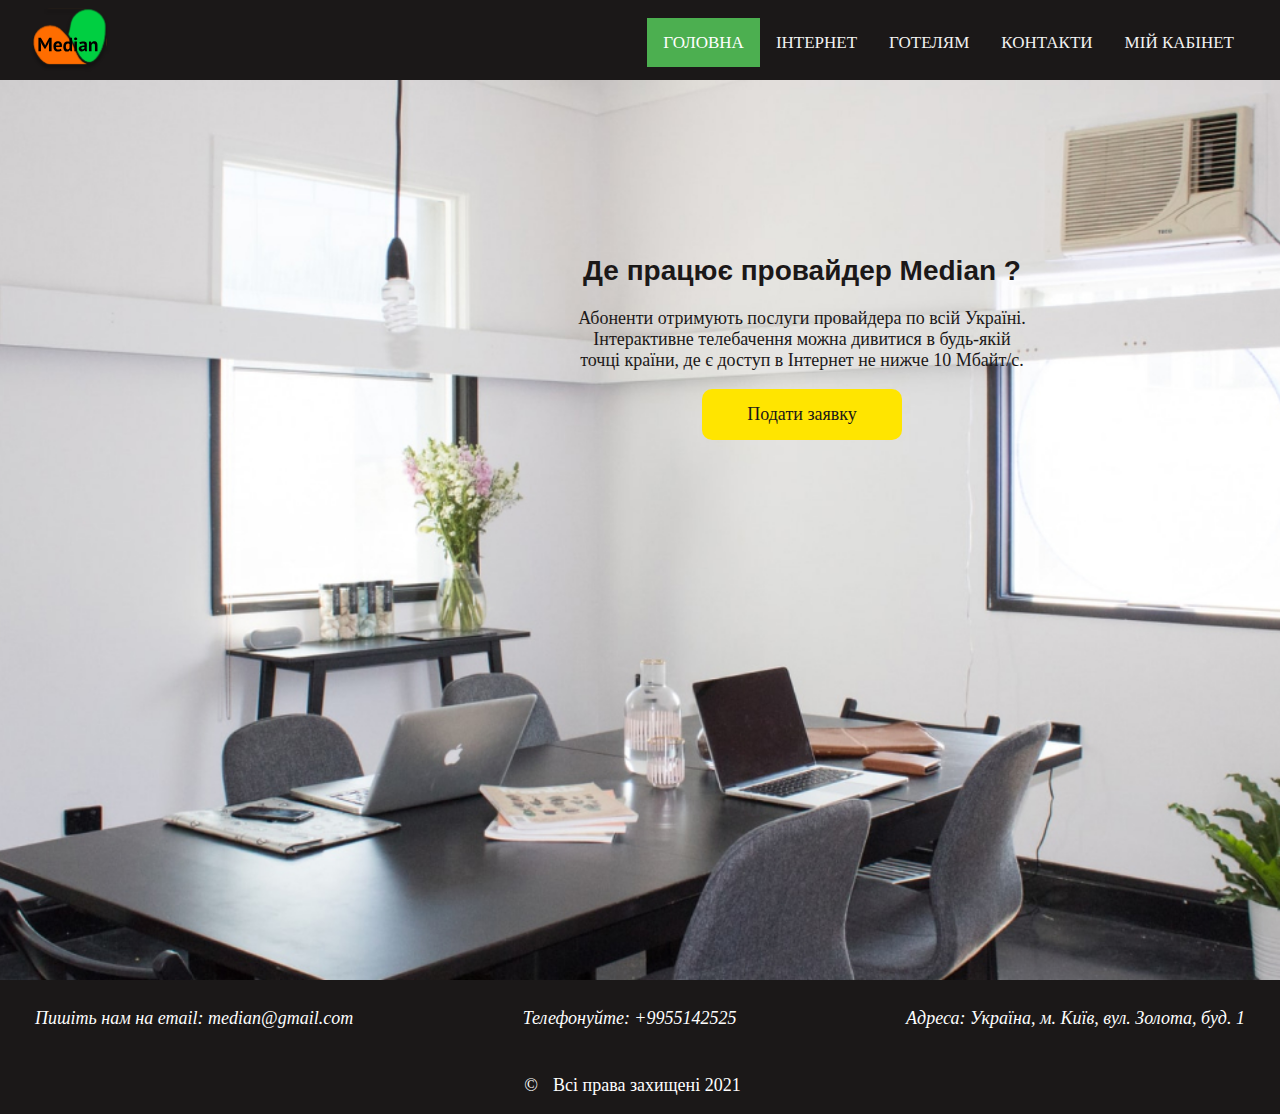
<file: index.html>
<!DOCTYPE html>
<html lang="en">

<head>
    <meta charset="UTF-8">
    <meta http-equiv="X-UA-Compatible" content="IE=edge">
    <meta name="viewport" content="width=device-width, initial-scale=1.0">
    <link rel="stylesheet" href="normalize.css">
    <link rel="stylesheet" href="css/style.css">
    <link rel="stylesheet" href="https://cdnjs.cloudflare.com/ajax/libs/font-awesome/4.7.0/css/font-awesome.min.css">
    <link rel="preconnect" href="https://fonts.gstatic.com">
    <link href="https://fonts.googleapis.com/css2?family=Fira+Sans:wght@500&family=Roboto+Condensed&display=swap" rel="stylesheet">
    <link href='https://unpkg.com/boxicons@2.0.7/css/boxicons.min.css' rel='stylesheet'>
    <title>Median</title>
</head>

<body>
    <header class="header">
        <div class="container">
            <div class="header__inner">
                <a href="index.html" class="logo">
                    <img class="logo__link" src="./image/logo.svg" alt="logo">
                </a>
                <div class="topnav" id="myTopnav">
                    <a href="index.html" class="active">Головна</a>
                    <a href="internet.html">Інтернет</a>
                    <a href="hotel.html">Готелям</a>
                    <a href="contact.html">Контакти</a>
                    <a href="contact.html">Мій кабінет</a>
                    <a href="javascript:void(0);" class="icon" onclick="myFunction()">
                        <i class="fa fa-bars"></i>
                    </a>
                </div>
            </div>
        </div>
    </header>
    <section class="top ">
        <div class="container ">
            <div class="top__inner ">
                <div class="top__heading ">
                    <div class="top__content ">
                        <h2 class="top__title ">
                            Де працює провайдер Median ?
                        </h2>
                        <p class="top__text ">
                            Абоненти отримують послуги провайдера по всій Україні. Інтерактивне телебачення можна дивитися в будь-якій точці країни, де є доступ в Інтернет не нижче 10 Мбайт/с.
                        </p>
                        <a href="# " class="btn__text ">Подати заявку</a>

                    </div>
                </div>
            </div>
        </div>
    </section>
    <footer class="footer ">
        <div class="container ">
            <address>
                <p>Пишіть нам на email: median@gmail.com</p>
                <p>Телефонуйте: +9955142525</p>
                <p>Адреса: Україна, м. Київ, вул. Золота, буд. 1</p>
            </address>
            <p class="bottom__text "> <span>&copy</span>Всі права захищені <span>2021</span></p>
        </div>
    </footer>
    <script src="./main.js "></script>

</body>

</html>
</file>
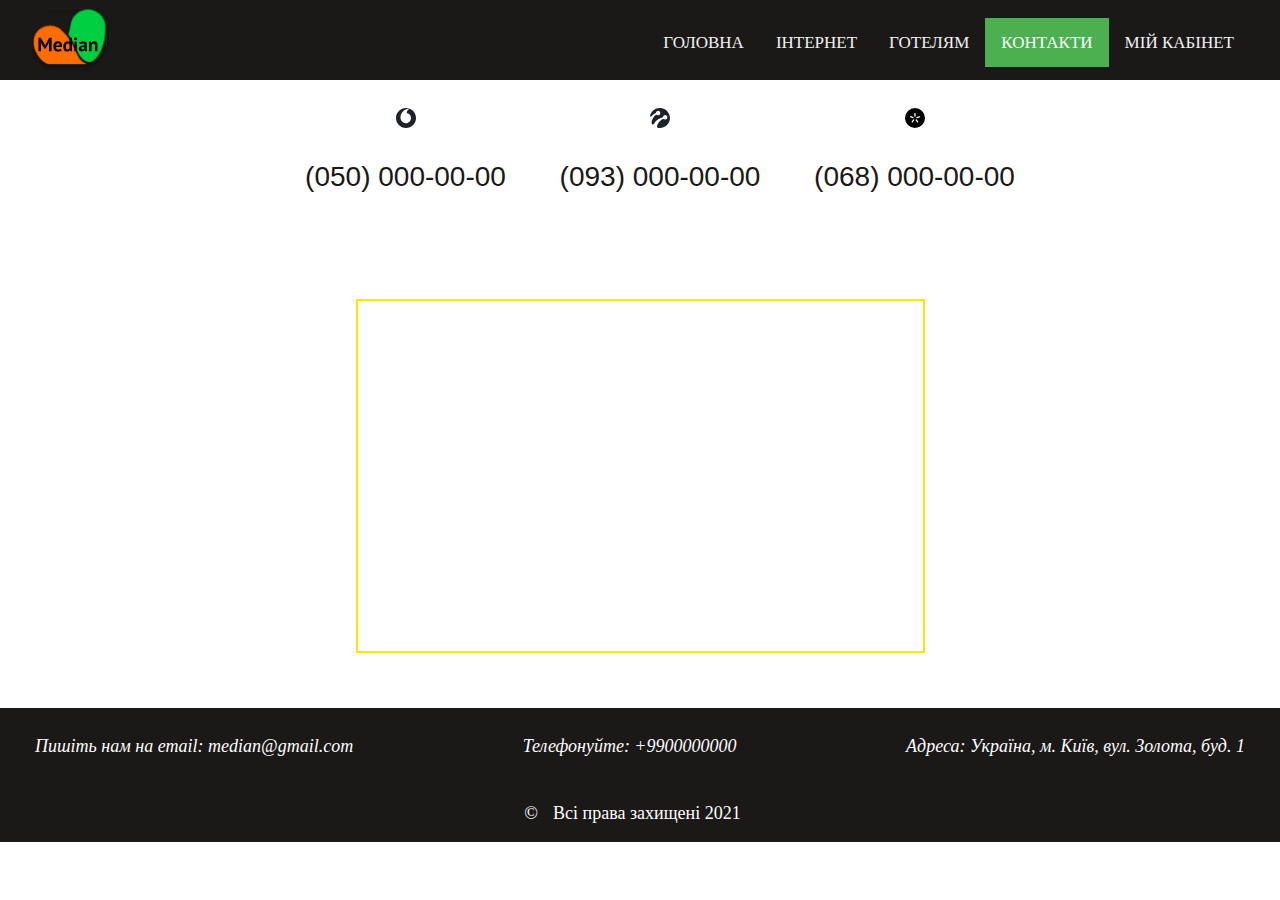
<file: contact.html>
<!DOCTYPE html>
<html lang="en">

<head>
    <meta charset="UTF-8">
    <meta http-equiv="X-UA-Compatible" content="IE=edge">
    <meta name="viewport" content="width=device-width, initial-scale=1.0">
    <link rel="stylesheet" href="normalize.css">
    <link rel="stylesheet" href="css/style.css">
    <link rel="preconnect" href="https://fonts.gstatic.com">
    <link href="https://fonts.googleapis.com/css2?family=Fira+Sans:wght@500&family=Roboto+Condensed&display=swap" rel="stylesheet">
    <link href='https://unpkg.com/boxicons@2.0.7/css/boxicons.min.css' rel='stylesheet'>
    <title>Median</title>
</head>

<body>
    <header class="header">
        <div class="container">
            <div class="header__inner">
                <a href="index.html" class="logo">
                    <img class="logo__link" src="./image/logo.svg" alt="logo">
                </a>
                <div class="topnav" id="myTopnav">
                    <a href="index.html">Головна</a>
                    <a href="internet.html">Інтернет</a>
                    <a href="hotel.html">Готелям</a>
                    <a href="contact.html" class="active">Контакти</a>
                    <a href="contact.html">Мій кабінет</a>
                    <a href="javascript:void(0);" class="icon" onclick="myFunction()">
                        <i class="fa fa-bars"></i>
                    </a>
                </div>
            </div>
        </div>
    </header>
    <div class="contact">
        <div class="container">
            <div class="contact__inner">
                <div class="contact__col">
                    <ul class="contact__phone">
                        <li>
                            <a href="tel:+380500000000" class="contact__phone-mtc"><img src="image/2.svg" alt="mtc">
                                <p class="contact__number">(050) 000-00-00</p>
                            </a>
                        </li>
                    </ul>
                </div>
            </div>
            <div class="contact__inner">
                <div class="contact__col">
                    <ul class="contact__phone">
                        <li>
                            <a href="tel:+380930000000" class="contact__phonel"><img src="image/3.svg" alt="lifecell">
                                <p class="contact__number">(093) 000-00-00</p>
                            </a>
                        </li>
                    </ul>
                </div>
            </div>
            <div class="contact__inner">
                <div class="contact__col">
                    <ul class="contact__phone">
                        <li>
                            <a href="tel:+380680000000" class="contact__phonek"><img src="image/4.svg" alt="kievstar">
                                <p class="contact__number">(068) 000-00-00</p>
                            </a>
                        </li>
                    </ul>
                </div>
            </div>
        </div>
    </div>
    </div>
    <div class="map">
        <div class="container">
            <div class="map__img">
                <iframe src="https://www.google.com/maps/embed?pb=!1m18!1m12!1m3!1d2539.746580781134!2d30.586425215731825!3d50.46444357947725!2m3!1f0!2f0!3f0!3m2!1i1024!2i768!4f13.1!3m3!1m2!1s0x40d4cfdede885a09%3A0x7090dc33ad02c81c!2z0LLRg9C70LjRhtGPINCX0L7Qu9C-0YLQsCwgMSwg0JrQuNGX0LIsIDAyMDAw!5e0!3m2!1suk!2sua!4v1620751443724!5m2!1suk!2sua"
                    width="50%" height="350" style="border: 2px solid #FFE500; " allowfullscreen="" loading="lazy"></iframe>
            </div>
        </div>
    </div>
    <footer class="footer">
        <div class="container">
            <address>
                <p>Пишіть нам на email: median@gmail.com</p>
                <p>Телефонуйте: +9900000000</p>
                <p>Адреса: Україна, м. Київ, вул. Золота, буд. 1</p>
            </address>
            <p class="bottom__text"> <span>&copy</span>Всі права захищені <span>2021</span></p>
        </div>
    </footer>
    <script src="http://fb.me/react-js-fiddle-integration.js"></script>
    <script src="./main.js "></script>
</body>

</html>
</file>
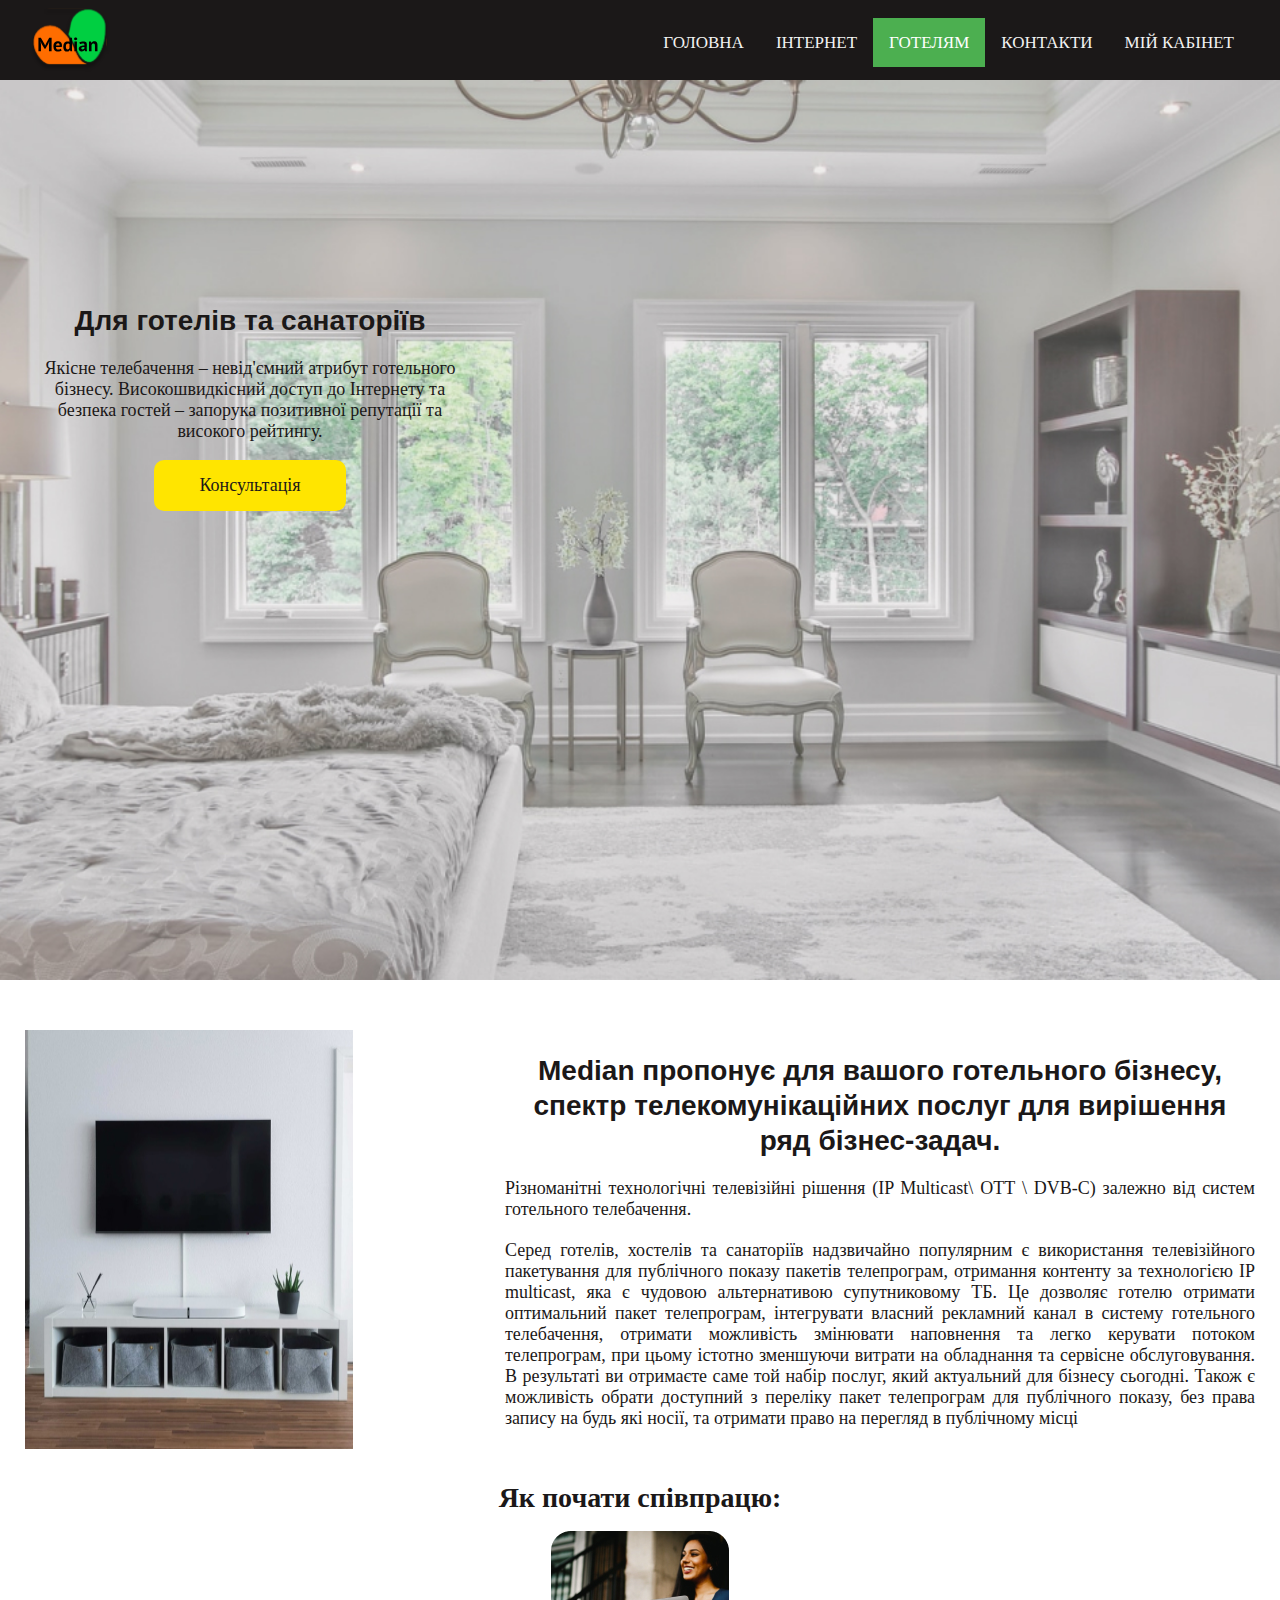
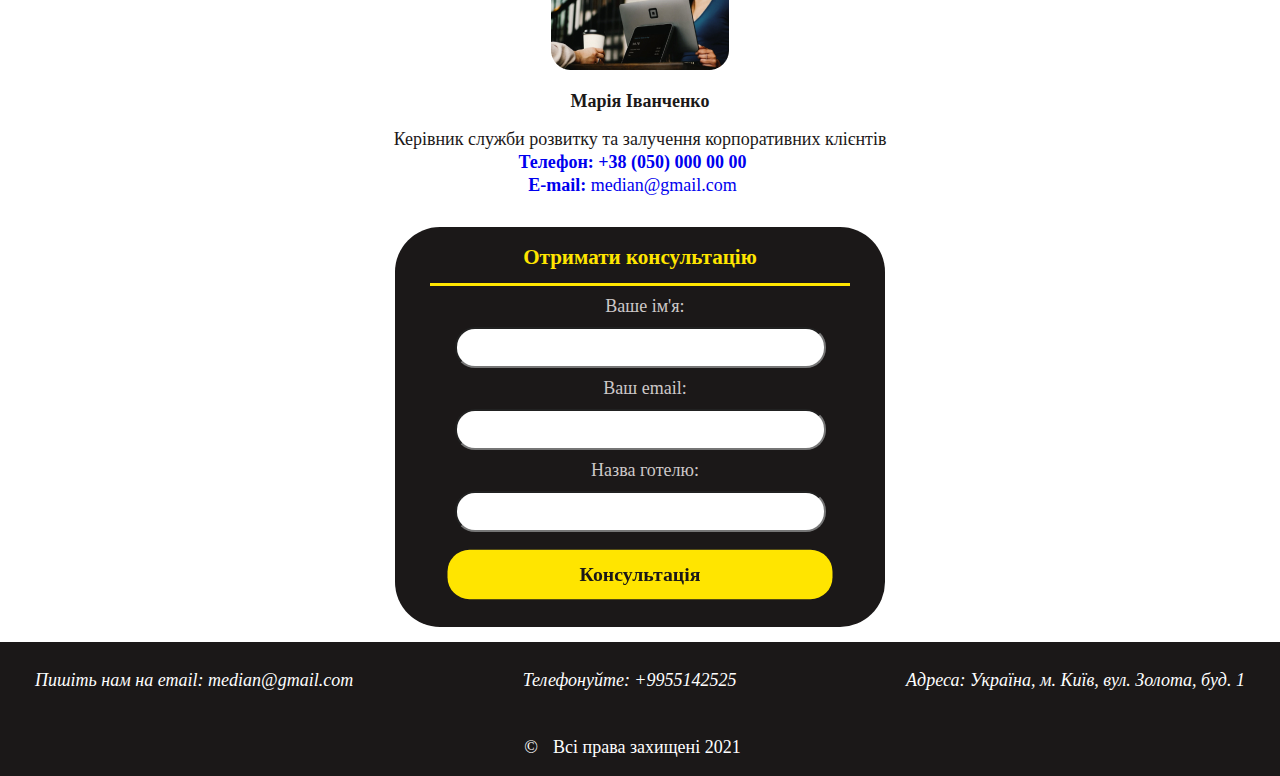
<file: hotel.html>
<!DOCTYPE html>
<html lang="en">

<head>
    <meta charset="UTF-8">
    <meta http-equiv="X-UA-Compatible" content="IE=edge">
    <meta name="viewport" content="width=device-width, initial-scale=1.0">
    <link rel="stylesheet" href="normalize.css">
    <link rel="stylesheet" href="css/style.css">
    <link rel="preconnect" href="https://fonts.gstatic.com">
    <link href="https://fonts.googleapis.com/css2?family=Fira+Sans:wght@500&family=Roboto+Condensed&display=swap" rel="stylesheet">
    <link href='https://unpkg.com/boxicons@2.0.7/css/boxicons.min.css' rel='stylesheet'>
    <title>Median</title>
</head>

<body>
    <header class="header">
        <div class="container">
            <div class="header__inner">
                <a href="index.html" class="logo">
                    <img class="logo__link" src="./image/logo.svg" alt="logo">
                </a>
                <div class="topnav" id="myTopnav">
                    <a href="index.html">Головна</a>
                    <a href="internet.html">Інтернет</a>
                    <a href="hotel.html" class="active">Готелям</a>
                    <a href="contact.html">Контакти</a>
                    <a href="contact.html">Мій кабінет</a>
                    <a href="javascript:void(0);" class="icon" onclick="myFunction()">
                        <i class="fa fa-bars"></i>
                    </a>
                </div>
            </div>
        </div>
    </header>
    <section class="stock">
        <div class="container">
            <div class="stock__inner">
                <div class="stock__heading">
                    <div class="stock__content">
                        <h2 class="stock__title">
                            Для готелів та санаторіїв
                        </h2>
                        <p class="stock__text">
                            Якісне телебачення – невід'ємний атрибут готельного бізнесу. Високошвидкісний доступ до Інтернету та безпека гостей – запорука позитивної репутації та високого рейтингу.
                        </p>
                        <a href="#" class="btn__text">Консультація</a>
                    </div>
                </div>
            </div>
        </div>
    </section>
    <section class="desc">
        <div class="container">
            <div class="desc__item">
                <img src="./image/desc.jpg" alt="desc">
                <div class="desc__item-content">
                    <h2 class="desc__item-title top__title">
                        Median пропонує для вашого готельного бізнесу, спектр телекомунікаційних послуг для вирішення ряд бізнес-задач.
                    </h2>
                    <p class="desc__item-text1">
                        Різноманітні технологічні телевізійні рішення (IP Multicast\ ОТТ \ DVB-C) залежно від систем готельного телебачення.
                    </p>
                    <p class="desc__item-text2">
                        Серед готелів, хостелів та санаторіїв надзвичайно популярним є використання телевізійного пакетування для публічного показу пакетів телепрограм, отримання контенту за технологією ІР multicast, яка є чудовою альтернативою супутниковому ТБ. Це дозволяє
                        готелю отримати оптимальний пакет телепрограм, інтегрувати власний рекламний канал в систему готельного телебачення, отримати можливість змінювати наповнення та легко керувати потоком телепрограм, при цьому істотно зменшуючи витрати
                        на обладнання та сервісне обслуговування. В результаті ви отримаєте саме той набір послуг, який актуальний для бізнесу сьогодні. Також є можливість обрати доступний з переліку пакет телепрограм для публічного показу, без права
                        запису на будь які носії, та отримати право на перегляд в публічному місці
                    </p>
                </div>
            </div>
        </div>
    </section>
    <section class="manager">
        <div class="container">
            <div class="manager__title"><strong>Як почати співпрацю:</strong></div>
            <div class="manager__item">
                <img src="./image/manager.jpg" alt="direction_internet">
            </div>
            <div class="manager__persname">
                Марія Іванченко
            </div>
            <div class="manager__descr" field="descr">Керівник служби розвитку та залучення корпоративних клієнтів
            </div>
            <div class="manager__phone"><a href="tel:+380500000000" field="text"><span><strong>Телефон: +38
                            (050) 000 00 00</strong></a>
                <div class="manager__email">
                    <a href="mailto:median@gmail.com"><span><strong>E-mail:</strong>
                            median@gmail.com</span></a>
                </div>
            </div>

        </div>
    </section>
    <form action="#" method="post" enctype="multipart/form-data">
        <div class="container">
            <div class="form__inner">
                <h3 class="advice">Отримати консультацію</h3>
                <div class="group">
                    <label for="">Ваше ім'я:</label>
                    <input type="text" name="username">
                </div>
                <div class="group">
                    <label for="">Ваш email:</label>
                    <input type="email" name="useremail">
                </div>
                <div class="group">
                    <label for="">Назва готелю:</label>
                    <input type="text" name="userhotel">
                </div>
                <div class="group">
                    <div><input class="button__text" type="submit" value="Консультація">
                    </div>
                </div>
            </div>
        </div>
    </form>
    <footer class="footer">
        <div class="container">
            <address>
                <p>Пишіть нам на email: median@gmail.com</p>
                <p>Телефонуйте: +9955142525</p>
                <p>Адреса: Україна, м. Київ, вул. Золота, буд. 1</p>
            </address>
            <p class="bottom__text"> <span>&copy</span>Всі права захищені <span>2021</span></p>
        </div>
    </footer>
    <script src="http://fb.me/react-js-fiddle-integration.js"></script>
    <script src="./main.js "></script>
</body>

</html>
</file>
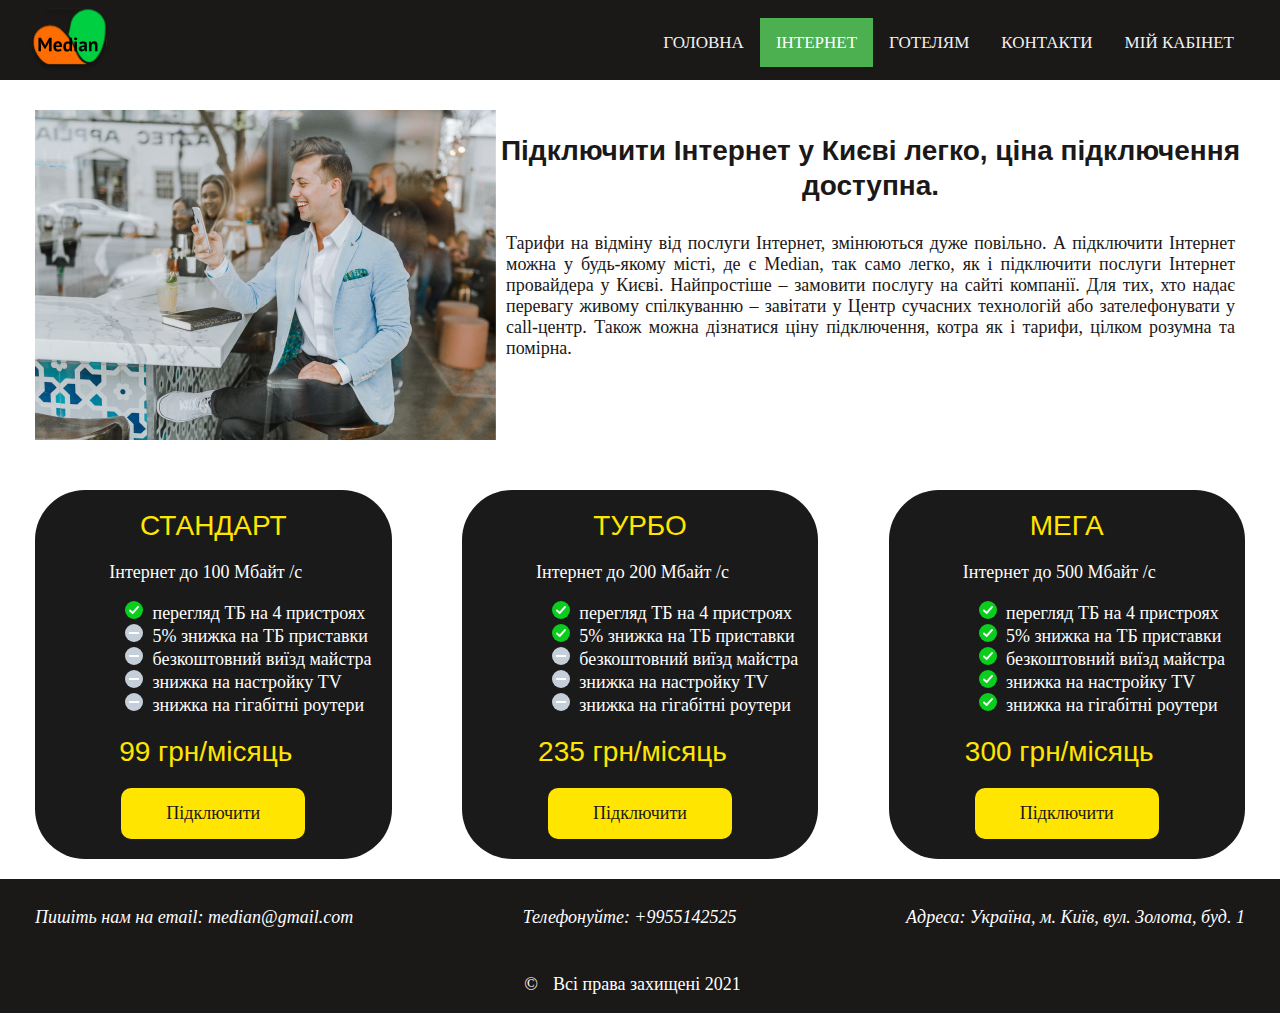
<file: internet.html>
<!DOCTYPE html>
<html lang="en">

<head>
    <meta charset="UTF-8">
    <meta http-equiv="X-UA-Compatible" content="IE=edge">
    <meta name="viewport" content="width=device-width, initial-scale=1.0">
    <link rel="stylesheet" href="normalize.css">
    <link rel="stylesheet" href="css/style.css">
    <link rel="preconnect" href="https://fonts.gstatic.com">
    <link href="https://fonts.googleapis.com/css2?family=Fira+Sans:wght@500&family=Roboto+Condensed&display=swap" rel="stylesheet">
    <link href='https://unpkg.com/boxicons@2.0.7/css/boxicons.min.css' rel='stylesheet'>
    <title>Median</title>
</head>

<body>
    <header class="header">
        <div class="container">
            <div class="header__inner">
                <a href="#" class="logo">
                    <img class="logo__link" src="./image/logo.svg" alt="logo"></a>
                <div class="topnav" id="myTopnav">
                    <a href="index.html">Головна</a>
                    <a href="internet.html" class="active">Інтернет</a>
                    <a href="hotel.html">Готелям</a>
                    <a href="contact.html">Контакти</a>
                    <a href="contact.html">Мій кабінет</a>
                    <a href="javascript:void(0);" class="icon" onclick="myFunction()">
                        <i class="fa fa-bars"></i>
                    </a>
                </div>
            </div>
        </div>
    </header>
    <section class="direction">
        <div class="container">
            <div class="direction__item">
                <img src="./image/direction_internet 1.png" alt="direction_internet">

                <div class="direction__item-content">
                    <h2 class="direction__item-title top__title">
                        Підключити Інтернет у Києві легко, ціна підключення доступна.
                    </h2>
                    <p class="direction__item-text">
                        Тарифи на відміну від послуги Інтернет, змінюються дуже повільно. А підключити Інтернет можна у будь-якому місті, де є Median, так само легко, як і підключити послуги Інтернет провайдера у Києві. Найпростіше – замовити послугу на сайті компанії. Для тих,
                        хто надає перевагу живому спілкуванню – завітати у Центр сучасних технологій або зателефонувати у call-центр. Також можна дізнатися ціну підключення, котра як і тарифи, цілком розумна та помірна.
                    </p>
                </div>
            </div>
        </div>
    </section>
    <section class="price">
        <div class="container">
            <div class="price__items">
                <div class="price__item">
                    <div class="price__item-title">
                        Стандарт
                    </div>
                    <div class="price__item-subtitle">
                        Інтернет до 100 Мбайт <span>/с</span>
                    </div>
                    <ul class="price__item-list">
                        <li><i class="icon-done"></i> перегляд ТБ на 4 пристроях </li>
                        <li><i class="icon-none"></i> 5% знижка на ТБ приставки</li>
                        <li><i class="icon-none"></i> безкоштовний виїзд майстра</li>
                        <li><i class="icon-none"></i> знижка на настройку TV</li>
                        <li><i class="icon-none"></i> знижка на гігабітні роутери</li>
                    </ul>
                    <div class="price__item-number">
                        99 грн<span>/місяць</span>
                    </div>
                    <a href="#" class="price__item-btn">Підключити
                    </a>
                </div>

                <div class="price__item">
                    <div class="price__item-title">
                        Турбо
                    </div>
                    <div class="price__item-subtitle">
                        Інтернет до 200 Мбайт <span>/с</span>
                    </div>
                    <ul class="price__item-list">
                        <li><i class="icon-done"></i> перегляд ТБ на 4 пристроях </li>
                        <li><i class="icon-done"></i> 5% знижка на ТБ приставки</li>
                        <li><i class="icon-none"></i> безкоштовний виїзд майстра</li>
                        <li><i class="icon-none"></i> знижка на настройку TV</li>
                        </li>
                        <li><i class="icon-none"></i> знижка на гігабітні роутери</li>
                    </ul>
                    <div class="price__item-number">
                        235 грн<span>/місяць</span>
                    </div>
                    <a href="#" class="price__item-btn">Підключити</a>
                </div>
                <div class="price__item">
                    <div class="price__item-title">
                        Мега
                    </div>
                    <div class="price__item-subtitle">
                        Інтернет до 500 Мбайт <span>/с</span>
                    </div>
                    <ul class="price__item-list">
                        <li><i class="icon-done"></i> перегляд ТБ на 4 пристроях </li>
                        <li><i class="icon-done"></i> 5% знижка на ТБ приставки</li>
                        <li><i class="icon-done"></i> безкоштовний виїзд майстра</li>
                        <li><i class="icon-done"></i> знижка на настройку TV</li>
                        <li><i class="icon-done"></i> знижка на гігабітні роутери</li>
                    </ul>
                    <div class="price__item-number">
                        300 грн<span>/місяць</span>
                    </div>
                    <a href="#" class="price__item-btn">Підключити</a>
                </div>
            </div>

        </div>
    </section>
    <footer class="footer">
        <div class="container">
            <address>
                <p>Пишіть нам на email: median@gmail.com</p>
                <p>Телефонуйте: +9955142525</p>
                <p>Адреса: Україна, м. Київ, вул. Золота, буд. 1</p>
            </address>
            <p class="bottom__text"> <span>&copy</span>Всі права захищені <span>2021</span></p>
        </div>
    </footer>
    <script src="http://fb.me/react-js-fiddle-integration.js"></script>
    <script src="./main.js "></script>
</body>

</html>
</file>
<file: css/style.css>
* {
    text-decoration: none;
}

body {
    box-sizing: border-box;
}

a {
    display: inline-block;
}

li {
    list-style-type: none;
}

.container {
    max-width: 1230px;
    padding: 0 15px;
    margin: 0 auto;
    position: relative;
    text-align: center;
}

body {
    font-family: 'Roboto Condensed' sans-serif;
    font-weight: 400;
    font-size: 18px;
    line-height: 21px;
    color: #1B1818;
}


/*......Header.......*/

.topnav {
    overflow: hidden;
}

.topnav a {
    float: left;
    display: block;
    color: #f2f2f2;
    text-align: center;
    padding: 14px 16px;
    text-decoration: none;
    font-size: 17px;
    text-transform: uppercase;
}

.topnav a:hover {
    background-color: #ddd;
    color: black;
}

.topnav a.active {
    background-color: #4CAF50;
    color: white;
}

.topnav .icon {
    display: none;
}

.header {
    background: #1B1818;
    z-index: 10;
    height: 80px;
    width: 100%;
}

.header__inner {
    display: flex;
    justify-content: space-between;
    align-items: center;
    padding: 5px;
}

.logo__link {
    position: relative;
    z-index: 5;
    width: 80px;
    height: 70px;
}

.menu__icon {
    display: none;
}

.menu__list {
    display: flex;
}

.menu__item {
    margin: 0 15px;
}

.bx,
.bx-user {
    margin-right: 7px;
    color: #fefefe;
}

.menu__list-link {
    text-transform: uppercase;
    color: #fefefe;
    font-size: 18px;
    line-height: 21px;
    padding-bottom: 5px;
    transition: all .5s;
    border-bottom: 1px solid transparent;
}

.menu__list-link:hover {
    border-bottom: 1px solid #fefefe;
}

.top {
    background: url(../image/background.jpg);
    height: 100vh;
    background-position: top;
    background-size: cover;
    background-repeat: no-repeat;
}

.top__inner,
.stock__inner {
    display: flex;
}

.top__heading {
    max-width: 450px;
    margin-right: 70px;
    position: absolute;
    top: 15%;
    left: 45%;
}

.top__content {
    padding-top: 150px;
    padding-bottom: 180px;
}

.top__title,
.direction__item-title,
.stock__title,
.desc__item-title {
    color: #1B1818;
    font-family: 'Fira', sans-serif;
    font-weight: 500px;
    font-size: 28px;
    line-height: 35px;
    text-align: center;
    margin-bottom: 20px;
}

.btn__text {
    background: #FFE500;
    color: #1B1818;
    font-size: 18px;
    line-height: 21px;
    padding: 15px 45px;
    border-radius: 10px;
}

.btn__text:hover {
    text-decoration: none;
    color: #1B1818;
    background: #EFC52E;
    border-radius: 10px;
    transition: all .5s;
}


/*.......Direction.......*/

.direction {
    padding: 30px 20px 30px;
}

.direction__item {
    display: flex;
    justify-content: space-between;
}

.direction__item-content {
    max-width: 750px;
}

.direction__item-text {
    text-align: justify;
    padding: 10px;
}


/*.......Price.......*/

.price {
    margin: 20px 20px 20px;
}

.price__items {
    display: flex;
    justify-content: space-between;
    height: 100%;
}

.price__item {
    max-width: 350px;
    max-height: 350px;
    background: #1A1A1A;
    padding: 20px;
    overflow: hidden;
    border-radius: 50px;
}

.price__item-title {
    margin-bottom: 20px;
    text-transform: uppercase;
    color: #FFE500;
    font-family: 'Fira', sans-serif;
    font-weight: 500px;
    font-size: 28px;
    line-height: 32px;
    text-align: center;
}

.price__item-subtitle {
    color: #fefefe;
}

.price__item-list {
    color: #fefefe;
    margin-bottom: 10px;
}

.price__item-number {
    color: #FFE500;
    font-family: 'Fira', sans-serif;
    font-size: 28px;
    line-height: 32px;
    text-align: center;
    padding: 10px;
    margin-bottom: 10px;
}

.icon-done:before {
    content: url(../image/icon-done.svg);
    padding-right: 5px;
}

.icon-none:before {
    content: url(../image/i_none.svg);
    padding-right: 5px;
}

.price__item-list li {
    color: #fefefe;
    padding-left: 30px;
    text-align: justify;
}

.price__item-btn {
    background: #FFE500;
    color: #1B1818;
    font-size: 18px;
    line-height: 21px;
    padding: 15px 45px;
    border-radius: 10px;
}

.price__item-btn:hover {
    text-decoration: none;
    color: #1B1818;
    background: #EFC52E;
    border-radius: 10px;
    transition: all .5s;
}


/*.......Contact.......*/

.contact {
    padding: 10px;
}

.contact__inner {
    display: inline-block;
    top: 10px;
}

.contact__col {
    width: 250px;
    margin-bottom: 10px;
}

.contact__number {
    font-family: 'Fira', sans-serif;
    font-size: 28px;
    line-height: 32px;
    text-decoration: none;
    color: #1B1818;
}


/*.......Map.......*/

.map {
    position: relative;
    margin: 0 auto;
}

.map__img {
    padding: 50px;
}


/*.......Stock......*/

.stock {
    background: url(../image/background-2.jpg);
    height: 100vh;
    background-position: top;
    background-size: cover;
    background-repeat: no-repeat;
}

.stock__heading {
    max-width: 450px;
}

.stock__content {
    padding-top: 200px;
    padding-bottom: 180px;
}


/*......Desc......*/

.desc {
    padding: 50px 10px 30px;
}

.desc__item {
    display: flex;
    justify-content: space-between;
}

.desc__item-content {
    max-width: 750px;
}

.desc__item-text1,
.desc__item-text2 {
    margin-bottom: 20px;
    text-align: justify;
}


/*......Manager.......*/

.manager {
    display: flex;
    justify-content: space-between;
}

.manager__title {
    font-family: Fira Code;
    font-style: normal;
    font-weight: bold;
    font-size: 28px;
    line-height: 37px;
    margin-bottom: 15px;
}

.manager__persname {
    margin-bottom: 15px;
    margin-top: 15px;
    font-family: PT Sans;
    font-style: normal;
    font-weight: bold;
    font-size: 18px;
    line-height: 23px;
    color: #1B1818;
}

.manager__descr,
.manager__phone {
    font-family: PT Sans;
    font-style: normal;
    font-weight: normal;
    font-size: 18px;
    line-height: 23px;
    color: #1B1818;
}

.manager__phone {
    text-decoration: none;
    margin-bottom: 15px;
}


/*......Form......*/

form {
    position: relative;
    margin: 0 auto;
    background: #1B1818;
    max-width: 450px;
    max-height: 500px;
    padding: 20px;
    border-radius: 45px;
    margin-bottom: 15px;
    margin-top: 15px;
}

.advice {
    cursor: pointer;
    margin: 0 auto;
    padding-bottom: 15px;
    border-bottom: 3px solid #FFE500;
    color: #FFE500;
}

.group {
    margin: 10px;
}

label {
    padding-left: 10px;
    color: #CDC8C8;
}

input {
    margin-top: 10px;
    height: 35px;
    width: 350px;
    border-radius: 20px;
    padding-left: 15px;
    font-size: 18px;
    outline: none;
}

input:focus {
    transform: translateX(15px);
    width: 385px;
}

.button__text {
    cursor: pointer;
    padding: 10px;
    height: 45px;
    color: #1B1818;
    background: #FFE500;
    border: none;
}

.button__text {
    font-weight: bold;
    transform: scale(1.1);
    transition: all .5s;
}


/*.......Footer.......*/

.footer {
    position: absolute;
    width: 100%;
    background: #1B1818;
}

span {
    margin-right: 15px;
}

.bottom__text {
    color: #fefefe;
    text-align: center;
}

address {
    display: flex;
    justify-content: space-between;
    color: #fefefe;
    padding: 10px;
}


/*Large devices (desktops, 992px)*/

@media screen and (max-width: 992px) {
    .direction {
        padding: 30px 20px 30px;
    }
    .direction__item {
        display: flex;
        justify-content: space-between;
    }
    .direction__item-content {
        max-width: 750px;
    }
    .direction__item-text {
        text-align: justify;
        padding: 20px;
    }
    .price {
        margin: 20px;
    }
    .price__items {
        display: flex;
        flex-direction: column;
        height: 100%;
        padding: 25px;
    }
    .price__item {
        max-width: 350px;
        max-height: 350px;
        background: #1A1A1A;
        overflow: hidden;
        margin-bottom: 20px;
    }
    .desc {
        margin: 50px 20px 30px;
    }
    .desc__item {
        display: flex;
        justify-content: space-between;
    }
    .desc__item-content {
        max-width: 500px;
    }
    .desc__item-text1,
    .desc__item-text2 {
        margin-bottom: 20px;
        text-align: justify;
    }
}


/* Medium devices (tablets, 768px)*/

@media screen and (max-width: 768px) {
    .direction {
        padding: 35px;
    }
    .direction__item {
        display: flex;
        flex-direction: column;
        height: 90%;
    }
    .direction__item-content {
        max-width: 700px;
    }
    .price {
        padding-left: 45px;
        padding-right: 45px;
        margin-top: 10px;
    }
    .price__items {
        display: flex;
        flex-direction: column;
        height: 100%;
    }
    .price__item {
        max-width: 450px;
        max-height: 450px;
        background: #1A1A1A;
        overflow: hidden;
        margin-top: 20px;
    }
    .stock {
        background: url(../image/background-2.jpg);
        height: 100vh;
        background-position: left top;
        background-size: cover;
        background-repeat: no-repeat;
    }
    .desc {
        margin: 50px 20px 30px;
    }
    .desc__item {
        display: flex;
        flex-direction: column;
        width: 75%;
        height: 50%;
        margin: 0 auto;
        left: 0;
    }
    .desc__item-content {
        max-width: 600px;
    }
    .desc__item-text1,
    .desc__item-text2 {
        margin-bottom: 20px;
        text-align: justify;
    }
}

@media screen and (max-width: 768px) {
    .topnav a:not(:first-child) {
        display: none;
    }
    .topnav a.icon {
        float: right;
        display: block;
    }
}

@media screen and (max-width: 768px) {
    .topnav.responsive {
        position: relative;
        background-color: #1B1818;
    }
    .topnav.responsive .icon {
        position: absolute;
        right: 0;
        top: 0;
    }
    .topnav.responsive a {
        float: none;
        display: block;
        text-align: left;
    }
}


/*Small devices (landscape phones, 576px)*/

@media screen and (max-width: 576px) {
    .direction {
        padding: 25px;
    }
    .direction__item {
        display: flex;
        flex-direction: column;
        height: 50%;
    }
    .direction__item-content {
        max-width: 550px;
    }
    .price {
        padding-left: 55px;
        padding-right: 55px;
        margin-top: -10px;
    }
    .price__items {
        display: flex;
        flex-direction: column;
        height: 80%;
    }
    .price__item {
        max-width: 350px;
        max-height: 350px;
        background: #1A1A1A;
        overflow: hidden;
        margin-top: 20px;
    }
    .stock {
        background: url(../image/background-2.jpg);
        height: 50%;
        background-position: left center;
        background-size: cover;
        background-repeat: no-repeat;
    }
    .desc {
        padding: 50px 10px 30px;
    }
    .desc__item {
        display: flex;
        flex-direction: column;
        justify-content: space-between;
    }
}
</file>
